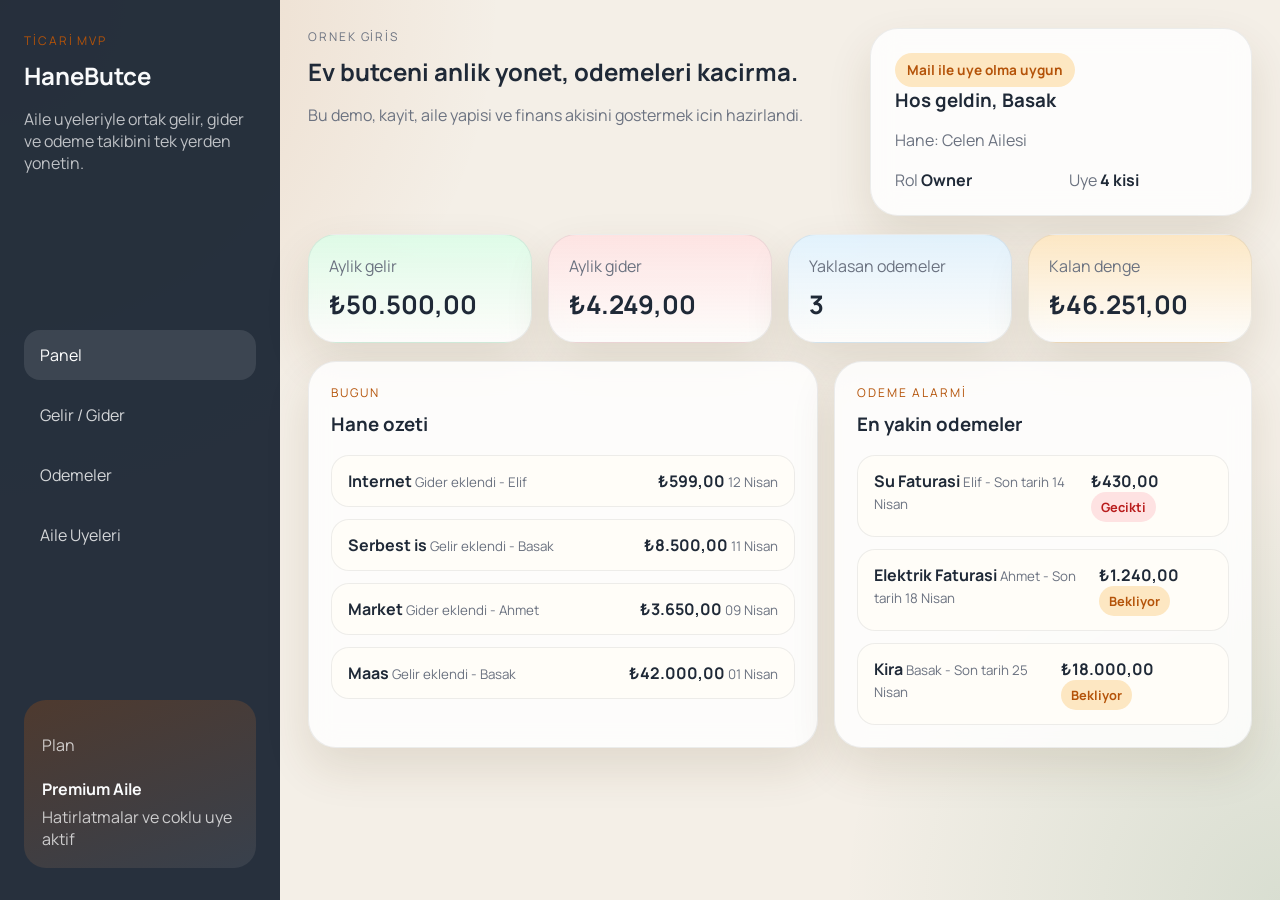
<file: app/index.html>
<!DOCTYPE html>
<html lang="tr">
  <head>
    <meta charset="UTF-8" />
    <meta name="viewport" content="width=device-width, initial-scale=1.0" />
    <title>HaneButce</title>
    <link rel="preconnect" href="https://fonts.googleapis.com" />
    <link rel="preconnect" href="https://fonts.gstatic.com" crossorigin />
    <link
      href="https://fonts.googleapis.com/css2?family=Manrope:wght@400;500;700;800&display=swap"
      rel="stylesheet"
    />
    <link rel="stylesheet" href="./styles.css" />
  </head>
  <body>
    <div class="app-shell">
      <aside class="sidebar">
        <div>
          <p class="eyebrow">Ticari MVP</p>
          <h1>HaneButce</h1>
          <p class="sidebar-copy">
            Aile uyeleriyle ortak gelir, gider ve odeme takibini tek yerden yonetin.
          </p>
        </div>

        <nav class="menu">
          <button class="menu-item active" data-section="dashboard">Panel</button>
          <button class="menu-item" data-section="transactions">Gelir / Gider</button>
          <button class="menu-item" data-section="payments">Odemeler</button>
          <button class="menu-item" data-section="family">Aile Uyeleri</button>
        </nav>

        <div class="sidebar-card">
          <p class="card-label">Plan</p>
          <strong>Premium Aile</strong>
          <span>Hatirlatmalar ve coklu uye aktif</span>
        </div>
      </aside>

      <main class="content">
        <section class="hero">
          <div>
            <p class="eyebrow">Ornek giris</p>
            <h2>Ev butceni anlik yonet, odemeleri kacirma.</h2>
            <p>
              Bu demo, kayit, aile yapisi ve finans akisini gostermek icin hazirlandi.
            </p>
          </div>

          <div class="auth-card">
            <span class="pill">Mail ile uye olma uygun</span>
            <h3>Hos geldin, Basak</h3>
            <p>Hane: Celen Ailesi</p>
            <div class="auth-grid">
              <div>
                <span>Rol</span>
                <strong>Owner</strong>
              </div>
              <div>
                <span>Uye</span>
                <strong>4 kisi</strong>
              </div>
            </div>
          </div>
        </section>

        <section class="stats" id="dashboard">
          <article class="stat-card positive">
            <span>Aylik gelir</span>
            <strong id="incomeTotal">0 TL</strong>
          </article>
          <article class="stat-card negative">
            <span>Aylik gider</span>
            <strong id="expenseTotal">0 TL</strong>
          </article>
          <article class="stat-card neutral">
            <span>Yaklasan odemeler</span>
            <strong id="paymentCount">0</strong>
          </article>
          <article class="stat-card accent">
            <span>Kalan denge</span>
            <strong id="balanceTotal">0 TL</strong>
          </article>
        </section>

        <section class="panel-grid visible" data-panel="dashboard">
          <div class="surface">
            <div class="section-head">
              <div>
                <p class="eyebrow">Bugun</p>
                <h3>Hane ozeti</h3>
              </div>
            </div>
            <div class="timeline" id="activityList"></div>
          </div>

          <div class="surface">
            <div class="section-head">
              <div>
                <p class="eyebrow">Odeme alarmi</p>
                <h3>En yakin odemeler</h3>
              </div>
            </div>
            <div class="payment-list" id="upcomingPayments"></div>
          </div>
        </section>

        <section class="panel-grid" data-panel="transactions">
          <div class="surface">
            <div class="section-head">
              <div>
                <p class="eyebrow">Yeni kayit</p>
                <h3>Gelir veya gider ekle</h3>
              </div>
            </div>

            <form id="transactionForm" class="form-grid">
              <input name="title" type="text" placeholder="Aciklama" required />
              <select name="type" required>
                <option value="income">Gelir</option>
                <option value="expense">Gider</option>
              </select>
              <input name="amount" type="number" min="0" step="0.01" placeholder="Tutar" required />
              <select name="member" required>
                <option value="Basak">Basak</option>
                <option value="Ahmet">Ahmet</option>
                <option value="Elif">Elif</option>
                <option value="Can">Can</option>
              </select>
              <button type="submit">Kaydi ekle</button>
            </form>
          </div>

          <div class="surface">
            <div class="section-head">
              <div>
                <p class="eyebrow">Kayitlar</p>
                <h3>Son hareketler</h3>
              </div>
            </div>
            <div class="table-list" id="transactionList"></div>
          </div>
        </section>

        <section class="panel-grid" data-panel="payments">
          <div class="surface">
            <div class="section-head">
              <div>
                <p class="eyebrow">Yeni odeme</p>
                <h3>Fatura veya borc ekle</h3>
              </div>
            </div>

            <form id="paymentForm" class="form-grid">
              <input name="title" type="text" placeholder="Odeme adi" required />
              <input name="amount" type="number" min="0" step="0.01" placeholder="Tutar" required />
              <input name="dueDate" type="date" required />
              <select name="member" required>
                <option value="Basak">Basak</option>
                <option value="Ahmet">Ahmet</option>
                <option value="Elif">Elif</option>
                <option value="Can">Can</option>
              </select>
              <button type="submit">Odeme ekle</button>
            </form>
          </div>

          <div class="surface">
            <div class="section-head">
              <div>
                <p class="eyebrow">Takip</p>
                <h3>Odeme listesi</h3>
              </div>
            </div>
            <div class="payment-list" id="paymentList"></div>
          </div>
        </section>

        <section class="panel-grid" data-panel="family">
          <div class="surface">
            <div class="section-head">
              <div>
                <p class="eyebrow">Uyeler</p>
                <h3>Aile ekibi</h3>
              </div>
            </div>
            <div class="member-list" id="memberList"></div>
          </div>

          <div class="surface invite-card">
            <p class="eyebrow">Davet akisi</p>
            <h3>Mail ile uye daveti</h3>
            <p>
              Gercek backend oldugunda owner ve admin rolundeki kisiler e-posta adresiyle aile
              uyelerini davet edebilecek.
            </p>
            <div class="invite-flow">
              <span>1. Mail girisi</span>
              <span>2. Davet linki</span>
              <span>3. Kayit / giris</span>
              <span>4. Hane katilimi</span>
            </div>
          </div>
        </section>
      </main>
    </div>

    <script src="./app.js"></script>
  </body>
</html>
</file>
<file: app/styles.css>
:root {
  --bg: #f4efe7;
  --surface: rgba(255, 255, 255, 0.82);
  --surface-strong: #fffdf8;
  --text: #1f2937;
  --muted: #6b7280;
  --line: rgba(31, 41, 55, 0.08);
  --accent: #b45309;
  --accent-soft: #fde7c2;
  --good: #166534;
  --good-soft: #dcfce7;
  --bad: #b91c1c;
  --bad-soft: #fee2e2;
  --neutral-soft: #e0f2fe;
  --shadow: 0 20px 45px rgba(84, 58, 20, 0.12);
}

* {
  box-sizing: border-box;
}

body {
  margin: 0;
  min-height: 100vh;
  font-family: "Manrope", sans-serif;
  background:
    radial-gradient(circle at top left, rgba(180, 83, 9, 0.18), transparent 32%),
    radial-gradient(circle at bottom right, rgba(22, 101, 52, 0.12), transparent 28%),
    var(--bg);
  color: var(--text);
}

button,
input,
select {
  font: inherit;
}

.app-shell {
  display: grid;
  grid-template-columns: 280px 1fr;
  min-height: 100vh;
}

.sidebar {
  display: flex;
  flex-direction: column;
  justify-content: space-between;
  padding: 32px 24px;
  background: rgba(31, 41, 55, 0.96);
  color: #f9fafb;
}

.sidebar h1,
.hero h2,
.surface h3,
.auth-card h3 {
  margin: 0;
}

.sidebar-copy,
.hero p,
.auth-card p,
.invite-card p {
  color: var(--muted);
}

.sidebar .sidebar-copy {
  color: rgba(249, 250, 251, 0.72);
}

.eyebrow {
  margin: 0 0 10px;
  font-size: 0.75rem;
  text-transform: uppercase;
  letter-spacing: 0.16em;
  color: var(--accent);
}

.menu {
  display: grid;
  gap: 10px;
}

.menu-item {
  border: 0;
  border-radius: 16px;
  padding: 14px 16px;
  background: transparent;
  color: rgba(255, 255, 255, 0.8);
  text-align: left;
  cursor: pointer;
  transition: 160ms ease;
}

.menu-item.active,
.menu-item:hover {
  background: rgba(255, 255, 255, 0.1);
  color: #fff;
}

.sidebar-card {
  display: grid;
  gap: 6px;
  padding: 18px;
  border-radius: 22px;
  background: linear-gradient(160deg, rgba(180, 83, 9, 0.28), rgba(255, 255, 255, 0.08));
}

.card-label,
.stat-card span,
.auth-grid span,
.timeline small,
.payment-item small,
.member-card small {
  color: var(--muted);
}

.sidebar-card .card-label,
.sidebar-card span {
  color: rgba(255, 255, 255, 0.74);
}

.content {
  padding: 28px;
}

.hero {
  display: grid;
  grid-template-columns: 1.35fr 0.95fr;
  gap: 18px;
  margin-bottom: 18px;
}

.auth-card,
.surface,
.stat-card {
  border: 1px solid var(--line);
  border-radius: 28px;
  background: var(--surface);
  backdrop-filter: blur(14px);
  box-shadow: var(--shadow);
}

.auth-card {
  padding: 24px;
}

.pill {
  display: inline-flex;
  padding: 8px 12px;
  border-radius: 999px;
  background: var(--accent-soft);
  color: var(--accent);
  font-size: 0.85rem;
  font-weight: 700;
}

.auth-grid,
.stats,
.panel-grid,
.form-grid,
.member-list,
.invite-flow {
  display: grid;
  gap: 16px;
}

.auth-grid {
  grid-template-columns: repeat(2, minmax(0, 1fr));
  margin-top: 18px;
}

.stats {
  grid-template-columns: repeat(4, minmax(0, 1fr));
  margin-bottom: 18px;
}

.stat-card {
  padding: 20px;
}

.stat-card strong {
  display: block;
  margin-top: 10px;
  font-size: 1.6rem;
}

.positive {
  background: linear-gradient(180deg, rgba(220, 252, 231, 0.9), rgba(255, 255, 255, 0.82));
}

.negative {
  background: linear-gradient(180deg, rgba(254, 226, 226, 0.92), rgba(255, 255, 255, 0.82));
}

.neutral {
  background: linear-gradient(180deg, rgba(224, 242, 254, 0.9), rgba(255, 255, 255, 0.82));
}

.accent {
  background: linear-gradient(180deg, rgba(253, 231, 194, 0.92), rgba(255, 255, 255, 0.82));
}

.panel-grid {
  display: none;
  grid-template-columns: 1.1fr 0.9fr;
}

.panel-grid.visible {
  display: grid;
}

.surface {
  padding: 22px;
}

.section-head {
  display: flex;
  align-items: center;
  justify-content: space-between;
  margin-bottom: 18px;
}

.timeline,
.payment-list,
.table-list,
.member-list {
  display: grid;
  gap: 12px;
}

.timeline-item,
.payment-item,
.transaction-row,
.member-card {
  display: flex;
  justify-content: space-between;
  gap: 14px;
  padding: 14px 16px;
  border-radius: 18px;
  background: var(--surface-strong);
  border: 1px solid var(--line);
}

.transaction-row strong.good {
  color: var(--good);
}

.transaction-row strong.bad {
  color: var(--bad);
}

.payment-status {
  display: inline-flex;
  align-items: center;
  padding: 6px 10px;
  border-radius: 999px;
  font-size: 0.8rem;
  font-weight: 700;
}

.payment-status.pending {
  background: var(--accent-soft);
  color: var(--accent);
}

.payment-status.paid {
  background: var(--good-soft);
  color: var(--good);
}

.payment-status.overdue {
  background: var(--bad-soft);
  color: var(--bad);
}

.form-grid {
  grid-template-columns: repeat(2, minmax(0, 1fr));
}

.form-grid input,
.form-grid select,
.form-grid button {
  width: 100%;
  padding: 14px 16px;
  border-radius: 16px;
  border: 1px solid var(--line);
  background: var(--surface-strong);
}

.form-grid button {
  border: 0;
  background: #1f2937;
  color: #fff;
  cursor: pointer;
  font-weight: 700;
}

.member-card {
  align-items: center;
}

.role-badge {
  padding: 6px 10px;
  border-radius: 999px;
  background: var(--neutral-soft);
  color: #0f4c81;
  font-size: 0.8rem;
  font-weight: 700;
}

.invite-card {
  align-content: start;
}

.invite-flow {
  grid-template-columns: repeat(2, minmax(0, 1fr));
  margin-top: 14px;
}

.invite-flow span {
  padding: 14px;
  border-radius: 16px;
  background: var(--surface-strong);
  border: 1px dashed rgba(180, 83, 9, 0.32);
}

@media (max-width: 1024px) {
  .app-shell,
  .hero,
  .stats,
  .panel-grid {
    grid-template-columns: 1fr;
  }

  .sidebar {
    gap: 20px;
  }
}

@media (max-width: 640px) {
  .content {
    padding: 18px;
  }

  .form-grid,
  .auth-grid,
  .invite-flow {
    grid-template-columns: 1fr;
  }
}
</file>
